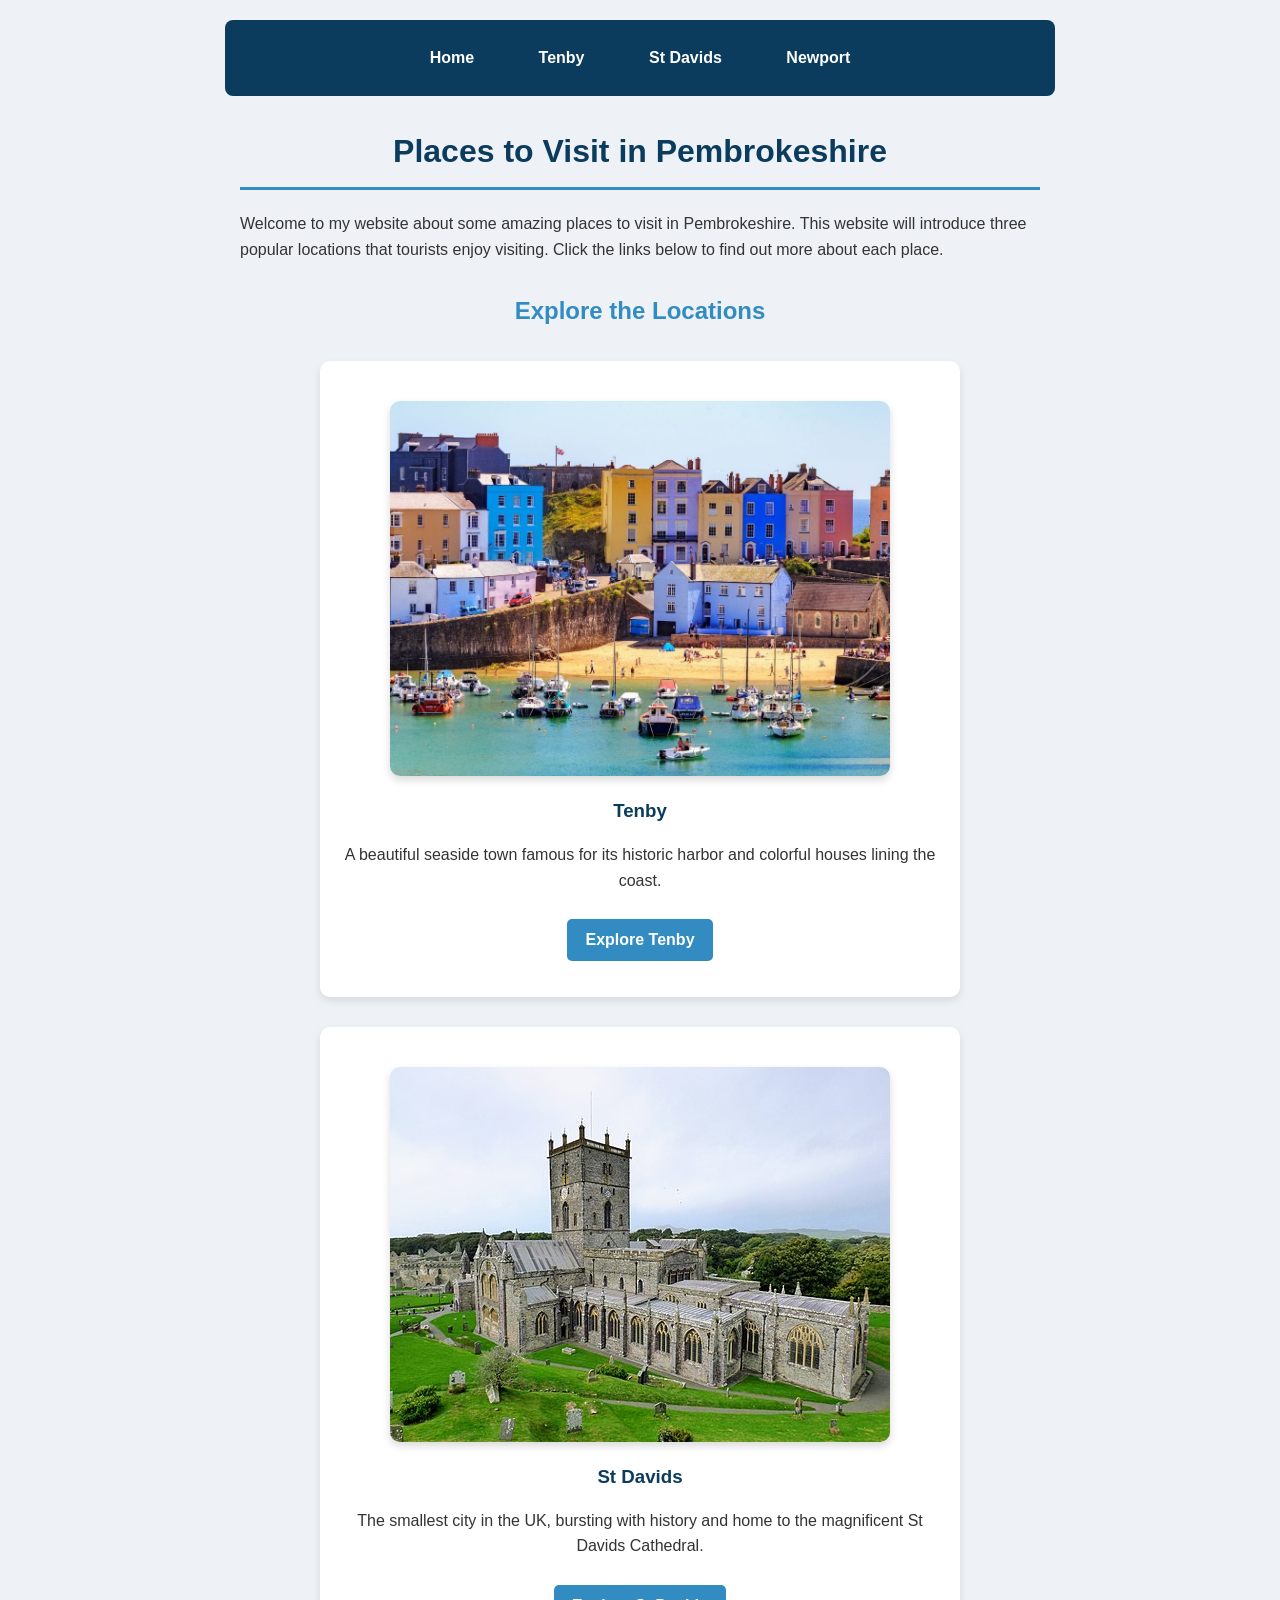
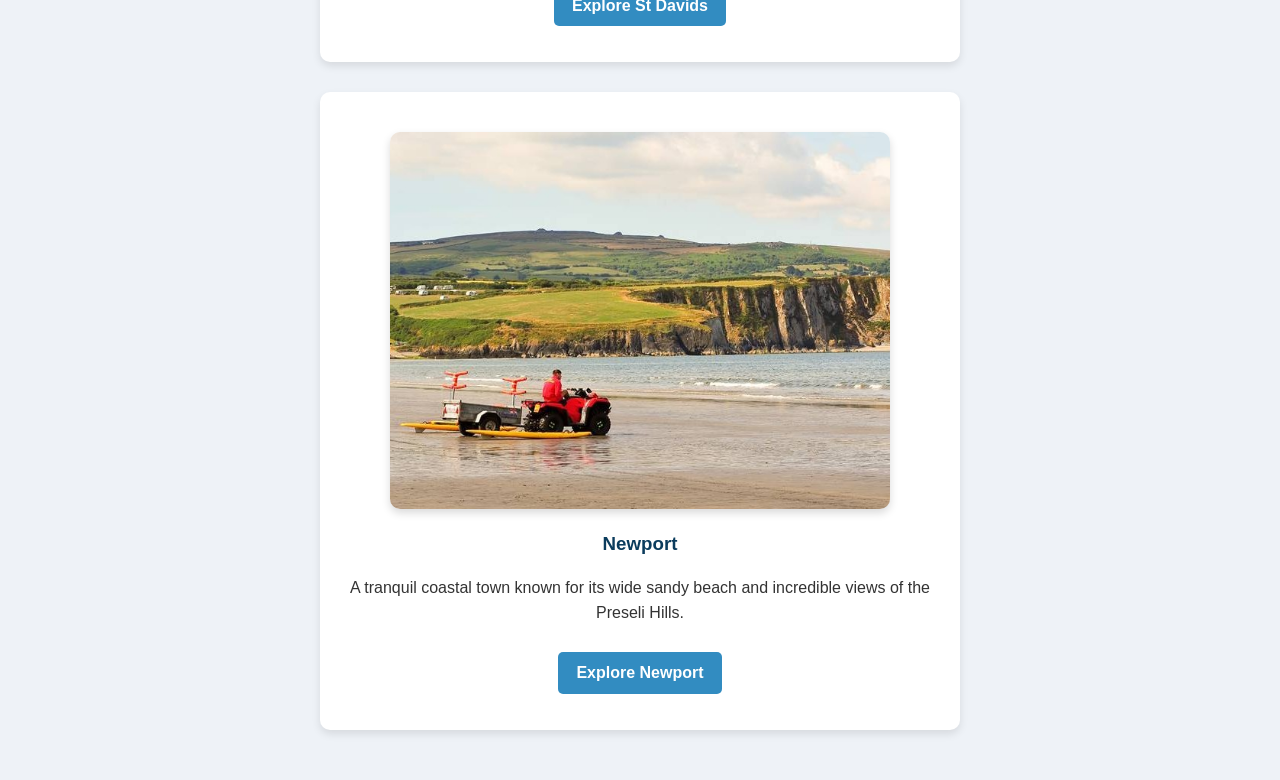
<file: Places_to_visit_example_site/index.html>
<!DOCTYPE html>
<html>

<head>
    <title>Places to Visit in Pembrokeshire</title>
    <link rel="stylesheet" href="styles.css">
</head>

<body>

    <nav>
        <ul>
            <li><a href="index.html">Home</a></li>
            <li><a href="page1.html">Tenby</a></li>
            <li><a href="page2.html">St Davids</a></li>
            <li><a href="page3.html">Newport</a></li>
        </ul>
    </nav>

    <h1 class="centre-text">Places to Visit in Pembrokeshire</h1>

    <p>
        Welcome to my website about some amazing places to visit in Pembrokeshire.
        This website will introduce three popular locations that tourists enjoy visiting.
        Click the links below to find out more about each place.
    </p>

    <h2 class="centre-text" >Explore the Locations</h2>

    <!-- Location 1: Tenby -->
    <figure class="location-card">
        <img src="tenby.jpg" alt="Tenby harbour with colorful houses">
        <figcaption>
            <h3>Tenby</h3>
            <p>A beautiful seaside town famous for its historic harbor and colorful houses lining the coast.</p>
            <p><a class="explore-button" href="page1.html">Explore Tenby</a></p>
        </figcaption>
    </figure>

    <!-- Location 2: St Davids -->
    <figure class="location-card">
        <img src="stdavids.jpg" alt="St Davids Cathedral">
        <figcaption>
            <h3>St Davids</h3>
            <p>The smallest city in the UK, bursting with history and home to the magnificent St Davids Cathedral.</p>
            <p><a class="explore-button" href="page2.html">Explore St Davids</a></p>
        </figcaption>
    </figure>

    <!-- Location 3: Newport -->
    <figure class="location-card">
        <img src="newport.jpg" alt="Newport beach and coast path">
        <figcaption>
            <h3>Newport</h3>
            <p>A tranquil coastal town known for its wide sandy beach and incredible views of the Preseli Hills.</p>
            <p><a class="explore-button" href="page3.html">Explore Newport</a></p>
        </figcaption>
    </figure>

    
</body>

</html>
</file>
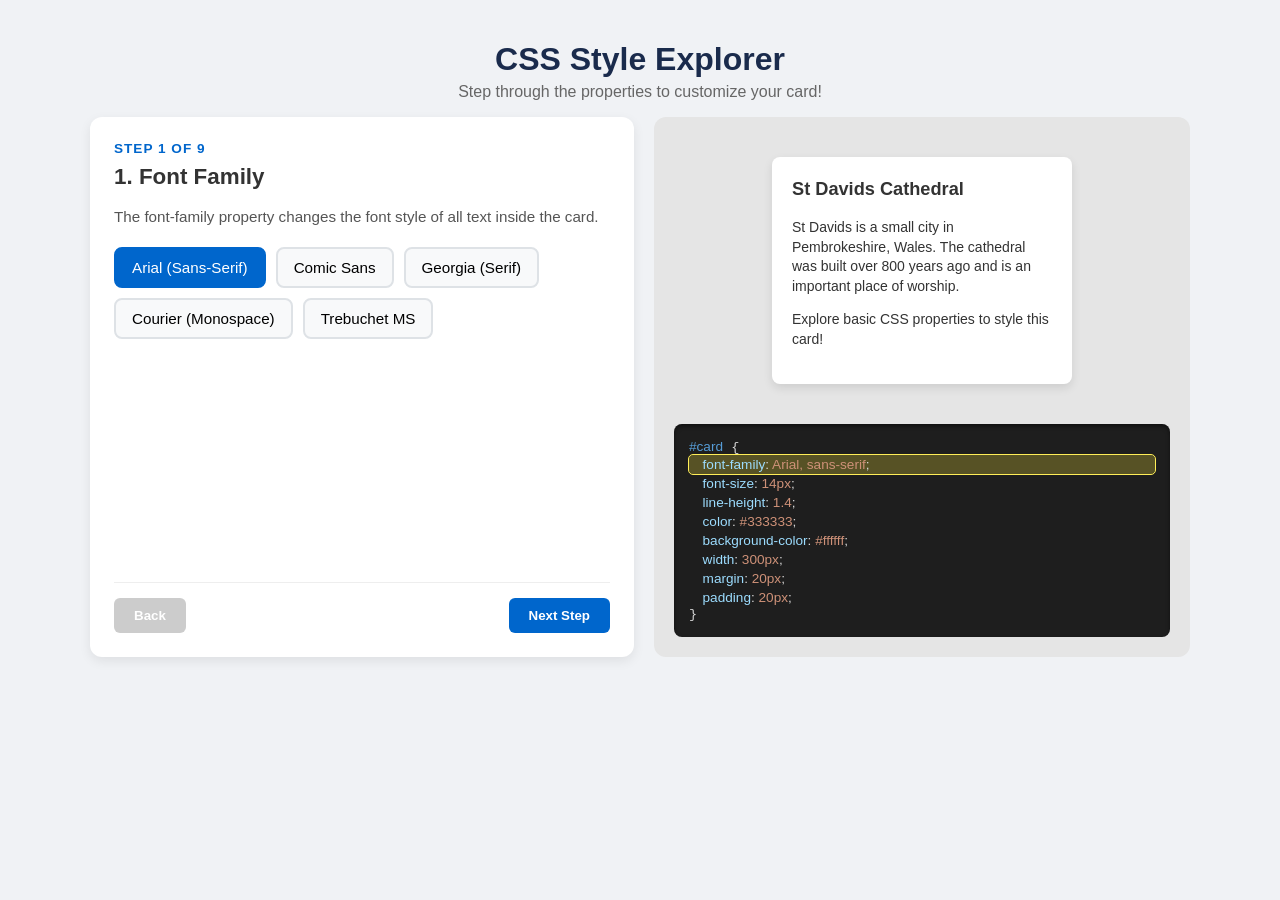
<file: CSS-guide/CSS-guide.html>
<!DOCTYPE html>
<html lang="en">
<head>
  <meta charset="UTF-8">
  <meta name="viewport" content="width=device-width, initial-scale=1.0">
  <title>CSS Property Interactive Playground</title>
  <style>
    * {
      box-sizing: border-box;
      font-family: 'Segoe UI', Tahoma, Geneva, Verdana, sans-serif;
    }

    body {
      margin: 0;
      padding: 20px;
      background-color: #f0f2f5;
      color: #333;
      display: flex;
      flex-direction: column;
      align-items: center;
      min-height: 100vh;
    }

    h1 {
      margin-bottom: 5px;
      color: #1a2b4c;
    }

    p.subtitle {
      margin-top: 0;
      color: #666;
    }

    .app-container {
      display: flex;
      flex-direction: column;
      width: 100%;
      max-width: 1100px;
      gap: 20px;
    }

    @media (min-width: 768px) {
      .app-container {
        flex-direction: row;
      }
    }

    /* Control Panel */
    .control-panel {
      flex: 1;
      background: white;
      padding: 24px;
      border-radius: 12px;
      box-shadow: 0 4px 12px rgba(0,0,0,0.08);
      display: flex;
      flex-direction: column;
      justify-content: space-between;
    }

    .step-indicator {
      font-size: 0.85rem;
      font-weight: bold;
      color: #0066cc;
      text-transform: uppercase;
      letter-spacing: 1px;
      margin-bottom: 8px;
    }

    .step-title {
      font-size: 1.4rem;
      margin: 0 0 10px 0;
    }

    .step-description {
      color: #555;
      font-size: 0.95rem;
      line-height: 1.4;
      margin-bottom: 20px;
    }

    .options-grid {
      display: flex;
      flex-wrap: wrap;
      gap: 10px;
      margin-bottom: 20px;
    }

    .option-btn {
      background-color: #f8f9fa;
      border: 2px solid #dee2e6;
      border-radius: 8px;
      padding: 10px 16px;
      font-size: 0.95rem;
      cursor: pointer;
      transition: all 0.2s ease;
    }

    .option-btn:hover {
      border-color: #0066cc;
      background-color: #eef6ff;
    }

    .option-btn.selected {
      border-color: #0066cc;
      background-color: #0066cc;
      color: white;
    }

    /* Free Rein / Suggestions Panel */
    .suggestions-container {
      max-height: 350px;
      overflow-y: auto;
      padding-right: 5px;
    }

    .suggestion-item {
      background-color: #f8f9fa;
      border: 1px solid #e0e0e0;
      border-radius: 8px;
      padding: 10px;
      margin-bottom: 10px;
    }

    .suggestion-item strong {
      display: block;
      color: #0066cc;
      font-family: monospace;
      font-size: 0.95rem;
      margin-bottom: 6px;
    }

    .tag-list {
      display: flex;
      flex-wrap: wrap;
      gap: 6px;
    }

    .tag {
      background-color: #e9ecef;
      border-radius: 4px;
      padding: 3px 8px;
      font-family: monospace;
      font-size: 0.8rem;
      color: #333;
      cursor: pointer;
    }

    .tag:hover {
      background-color: #0066cc;
      color: white;
    }

    .navigation {
      display: flex;
      justify-content: space-between;
      margin-top: 20px;
      padding-top: 15px;
      border-top: 1px solid #eee;
    }

    .nav-btn {
      background-color: #0066cc;
      color: white;
      border: none;
      padding: 10px 20px;
      border-radius: 6px;
      font-weight: bold;
      cursor: pointer;
    }

    .nav-btn:disabled {
      background-color: #ccc;
      cursor: not-allowed;
    }

    /* Card Preview Side */
    .preview-area {
      flex: 1;
      background: #e5e5e5;
      border-radius: 12px;
      padding: 20px;
      display: flex;
      flex-direction: column;
      align-items: center;
      justify-content: center;
      min-height: 400px;
    }

    /* Target Card styling */
    #target-card {
      font-family: Arial, sans-serif;
      font-size: 14px;
      line-height: 1.4;
      color: #333333;
      background-color: #ffffff;
      width: 300px;
      margin: 20px;
      padding: 20px;
      border-radius: 8px;
      box-shadow: 0 4px 10px rgba(0,0,0,0.1);
      transition: all 0.2s ease;
    }

    #target-card, #target-card h2, #target-card p {
      font-family: inherit;
    }

    #target-card h2 {
      margin-top: 0;
      font-size: 1.3em;
    }

    /* CSS Display & Line Highlighting */
    .css-display {
      width: 100%;
      background-color: #1e1e1e;
      color: #d4d4d4;
      padding: 15px;
      border-radius: 8px;
      font-family: 'Consolas', 'Courier New', monospace;
      font-size: 0.85rem;
      margin-top: 20px;
      box-shadow: inset 0 2px 4px rgba(0,0,0,0.5);
    }

    .css-line {
      display: block;
      padding: 2px 6px;
      border-radius: 4px;
      transition: background-color 0.3s ease, border 0.3s ease;
    }

    /* Highlight class triggered on option selection */
    .css-line.highlight {
      background-color: rgba(255, 235, 59, 0.25);
      outline: 1px solid #ffee58;
    }

    .css-keyword { color: #569cd6; }
    .css-prop { color: #9cdcfe; }
    .css-val { color: #ce9178; }

    /* Interactive CSS Editor for Step 9 */
    #css-editor {
      width: 100%;
      height: 220px;
      background-color: #1e1e1e;
      color: #ce9178;
      padding: 12px;
      border-radius: 8px;
      font-family: 'Consolas', 'Courier New', monospace;
      font-size: 0.9rem;
      border: 2px solid #0066cc;
      resize: vertical;
      outline: none;
      box-shadow: inset 0 2px 4px rgba(0,0,0,0.5);
    }
  </style>
</head>
<body>

  <h1>CSS Style Explorer</h1>
  <p class="subtitle">Step through the properties to customize your card!</p>

  <div class="app-container">
    <div class="control-panel">
      <div>
        <div class="step-indicator" id="step-indicator">Step 1 of 9</div>
        <h2 class="step-title" id="step-title">Font Family</h2>
        <p class="step-description" id="step-desc">
          The <code>font-family</code> property sets the typeface of the text.
        </p>

        <div class="options-grid" id="options-container"></div>
        <div class="suggestions-container" id="suggestions-container" style="display: none;"></div>
      </div>

      <div class="navigation">
        <button class="nav-btn" id="prev-btn">Back</button>
        <button class="nav-btn" id="next-btn">Next Step</button>
      </div>
    </div>

    <div class="preview-area">
      <div id="target-card">
        <h2>St Davids Cathedral</h2>
        <p>St Davids is a small city in Pembrokeshire, Wales. The cathedral was built over 800 years ago and is an important place of worship.</p>
        <p>Explore basic CSS properties to style this card!</p>
      </div>

      <!-- Code Display Block for Steps 1 - 8 -->
      <div class="css-display" id="css-display-block">
        <span class="css-keyword">#card</span> {<br>
        <span class="css-line" id="line-font-family">&nbsp;&nbsp;<span class="css-prop">font-family</span>: <span class="css-val" id="code-font-family">Arial, sans-serif</span>;</span>
        <span class="css-line" id="line-font-size">&nbsp;&nbsp;<span class="css-prop">font-size</span>: <span class="css-val" id="code-font-size">14px</span>;</span>
        <span class="css-line" id="line-line-height">&nbsp;&nbsp;<span class="css-prop">line-height</span>: <span class="css-val" id="code-line-height">1.4</span>;</span>
        <span class="css-line" id="line-color">&nbsp;&nbsp;<span class="css-prop">color</span>: <span class="css-val" id="code-color">#333333</span>;</span>
        <span class="css-line" id="line-background-color">&nbsp;&nbsp;<span class="css-prop">background-color</span>: <span class="css-val" id="code-background-color">#ffffff</span>;</span>
        <span class="css-line" id="line-width">&nbsp;&nbsp;<span class="css-prop">width</span>: <span class="css-val" id="code-width">300px</span>;</span>
        <span class="css-line" id="line-margin">&nbsp;&nbsp;<span class="css-prop">margin</span>: <span class="css-val" id="code-margin">20px</span>;</span>
        <span class="css-line" id="line-padding">&nbsp;&nbsp;<span class="css-prop">padding</span>: <span class="css-val" id="code-padding">20px</span>;</span>
        }
      </div>

      <!-- Live Editable Code Box for Step 9 -->
      <textarea id="css-editor" style="display: none;" spellcheck="false"></textarea>
    </div>
  </div>

  <script>
    const steps = [
      {
        prop: 'font-family',
        title: '1. Font Family',
        desc: 'The font-family property changes the font style of all text inside the card.',
        options: [
          { label: 'Arial (Sans-Serif)', val: 'Arial, sans-serif' },
          { label: 'Comic Sans', val: '"Comic Sans MS", cursive' },
          { label: 'Georgia (Serif)', val: 'Georgia, serif' },
          { label: 'Courier (Monospace)', val: '"Courier New", monospace' },
          { label: 'Trebuchet MS', val: '"Trebuchet MS", sans-serif' }
        ]
      },
      {
        prop: 'font-size',
        title: '2. Font Size',
        desc: 'The font-size property changes how big or small the text appears.',
        options: [
          { label: 'Small (12px)', val: '12px' },
          { label: 'Normal (14px)', val: '14px' },
          { label: 'Large (18px)', val: '18px' },
          { label: 'Extra Large (20px)', val: '20px' }
        ]
      },
      {
        prop: 'line-height',
        title: '3. Line Height',
        desc: 'The line-height property controls the vertical spacing between lines of text.',
        options: [
          { label: 'Tight (1.0)', val: '1.0' },
          { label: 'Normal (1.4)', val: '1.4' },
          { label: 'Spacious (1.8)', val: '1.8' },
          { label: 'Double (2.2)', val: '2.2' }
        ]
      },
      {
        prop: 'color',
        title: '4. Text Color',
        desc: 'The color property sets the color of the text inside the element.',
        options: [
          { label: 'Dark Gray', val: '#333333' },
          { label: 'Dark Blue', val: '#003366' },
          { label: 'Dark Green', val: '#004d26' },
          { label: 'Purple', val: '#4b0082' }
        ]
      },
      {
        prop: 'background-color',
        title: '5. Background Color',
        desc: 'The background-color property changes the color behind the content.',
        options: [
          { label: 'White', val: '#ffffff' },
          { label: 'Pink', val: 'pink' },
          { label: 'Light Mint', val: '#d1ede4' },
          { label: 'Whitesmoke', val: 'whitesmoke' },
          { label: 'Dark Gray', val: '#222222' }
        ]
      },
      {
        prop: 'width',
        title: '6. Width',
        desc: 'The width property sets how wide the element card is.',
        options: [
          { label: 'Narrow (220px)', val: '220px' },
          { label: 'Medium (300px)', val: '300px' },
          { label: 'Wide (400px)', val: '400px' }
        ]
      },
      {
        prop: 'margin',
        title: '7. Margin',
        desc: 'Margin creates space OUTSIDE around the border of the card.',
        options: [
          { label: 'None (0px)', val: '0px' },
          { label: 'Small (10px)', val: '10px' },
          { label: 'Medium (30px)', val: '30px' },
          { label: 'Large (50px)', val: '50px' }
        ]
      },
      {
        prop: 'padding',
        title: '8. Padding',
        desc: 'Padding creates space INSIDE between the text and the border of the card.',
        options: [
          { label: 'Tight (5px)', val: '5px' },
          { label: 'Normal (15px)', val: '15px' },
          { label: 'Roomy (30px)', val: '30px' },
          { label: 'Very Roomy (45px)', val: '45px' }
        ]
      },
      {
        prop: 'free',
        title: '9. Direct CSS Editor',
        desc: 'Type your CSS property values directly into the code box on the right! Use the cheatsheet below for ideas.',
        options: []
      }
    ];

    let currentStepIndex = 0;
    const currentStyles = {
      'font-family': 'Arial, sans-serif',
      'font-size': '14px',
      'line-height': '1.4',
      'color': '#333333',
      'background-color': '#ffffff',
      'width': '300px',
      'margin': '20px',
      'padding': '20px'
    };

    const targetCard = document.getElementById('target-card');
    const optionsContainer = document.getElementById('options-container');
    const suggestionsContainer = document.getElementById('suggestions-container');
    const cssDisplayBlock = document.getElementById('css-display-block');
    const cssEditor = document.getElementById('css-editor');

    function applyStyle(property, value, triggerHighlight = true) {
      currentStyles[property] = value;
      
      // Auto-adjust text color for readability if background is set to dark gray
      if (property === 'background-color' && value === '#222222') {
        if (currentStyles['color'] === '#333333') {
          applyStyle('color', '#ffffff', false);
        }
      }

      targetCard.style[property] = value;

      // Update text in static code view
      const codeElement = document.getElementById(`code-${property}`);
      if (codeElement) {
        codeElement.innerText = value;
      }

      // Highlight the modified line
      if (triggerHighlight) {
        highlightLine(property);
      }
    }

    function highlightLine(property) {
      // Clear previous highlights
      document.querySelectorAll('.css-line').forEach(line => line.classList.remove('highlight'));
      
      const activeLine = document.getElementById(`line-${property}`);
      if (activeLine) {
        activeLine.classList.add('highlight');
      }
    }

    function renderOptions(step) {
      optionsContainer.innerHTML = '';
      step.options.forEach(opt => {
        const btn = document.createElement('button');
        btn.className = 'option-btn';
        if (currentStyles[step.prop] === opt.val) {
          btn.classList.add('selected');
        }
        btn.innerText = opt.label;
        btn.onclick = () => {
          applyStyle(step.prop, opt.val, true);
          renderOptions(step);
        };
        optionsContainer.appendChild(btn);
      });
    }

    function renderSuggestions() {
      suggestionsContainer.innerHTML = '';
      
      steps.slice(0, -1).forEach(step => {
        const item = document.createElement('div');
        item.className = 'suggestion-item';

        const title = document.createElement('strong');
        title.innerText = `${step.prop}:`;
        item.appendChild(title);

        const tagList = document.createElement('div');
        tagList.className = 'tag-list';

        step.options.forEach(opt => {
          const tag = document.createElement('span');
          tag.className = 'tag';
          tag.innerText = opt.val;
          // Clicking a cheatsheet tag inserts that property into the textarea
          tag.onclick = () => {
            currentStyles[step.prop] = opt.val;
            syncStylesToTextarea();
            applyEditorCSS();
          };
          tagList.appendChild(tag);
        });

        item.appendChild(tagList);
        suggestionsContainer.appendChild(item);
      });
    }

    function syncStylesToTextarea() {
      let cssString = '#card {\n';
      for (const [prop, val] of Object.entries(currentStyles)) {
        cssString += `  ${prop}: ${val};\n`;
      }
      cssString += '}';
      cssEditor.value = cssString;
    }

    function applyEditorCSS() {
      const text = cssEditor.value;
      // Parse CSS key-value pairs using regular expressions
      const matches = text.matchAll(/([a-z-]+)\s*:\s*([^;]+);/g);
      
      for (const match of matches) {
        const prop = match[1].trim();
        const val = match[2].trim();
        if (prop in currentStyles) {
          currentStyles[prop] = val;
          targetCard.style[prop] = val;
        }
      }
    }

    function renderStep() {
      const step = steps[currentStepIndex];
      
      document.getElementById('step-indicator').innerText = `Step ${currentStepIndex + 1} of ${steps.length}`;
      document.getElementById('step-title').innerText = step.title;
      document.getElementById('step-desc').innerText = step.desc;

      document.getElementById('prev-btn').disabled = (currentStepIndex === 0);
      document.getElementById('next-btn').disabled = (currentStepIndex === steps.length - 1);
      document.getElementById('next-btn').innerText = (currentStepIndex === steps.length - 1) ? 'Finished' : 'Next Step';

      if (step.prop === 'free') {
        optionsContainer.style.display = 'none';
        suggestionsContainer.style.display = 'block';
        cssDisplayBlock.style.display = 'none';
        cssEditor.style.display = 'block';

        renderSuggestions();
        syncStylesToTextarea();
      } else {
        optionsContainer.style.display = 'flex';
        suggestionsContainer.style.display = 'none';
        cssDisplayBlock.style.display = 'block';
        cssEditor.style.display = 'none';

        renderOptions(step);
        highlightLine(step.prop);
      }
    }

    function changeStep(delta) {
      const newIndex = currentStepIndex + delta;
      if (newIndex >= 0 && newIndex < steps.length) {
        currentStepIndex = newIndex;
        renderStep();
      }
    }

    // Attach text area input listener for real-time typing response
    cssEditor.addEventListener('input', applyEditorCSS);

    // Attach navigation button listeners
    document.getElementById('prev-btn').onclick = () => changeStep(-1);
    document.getElementById('next-btn').onclick = () => changeStep(1);

    // Initial run
    renderStep();
  </script>

</body>
</html>
</file>
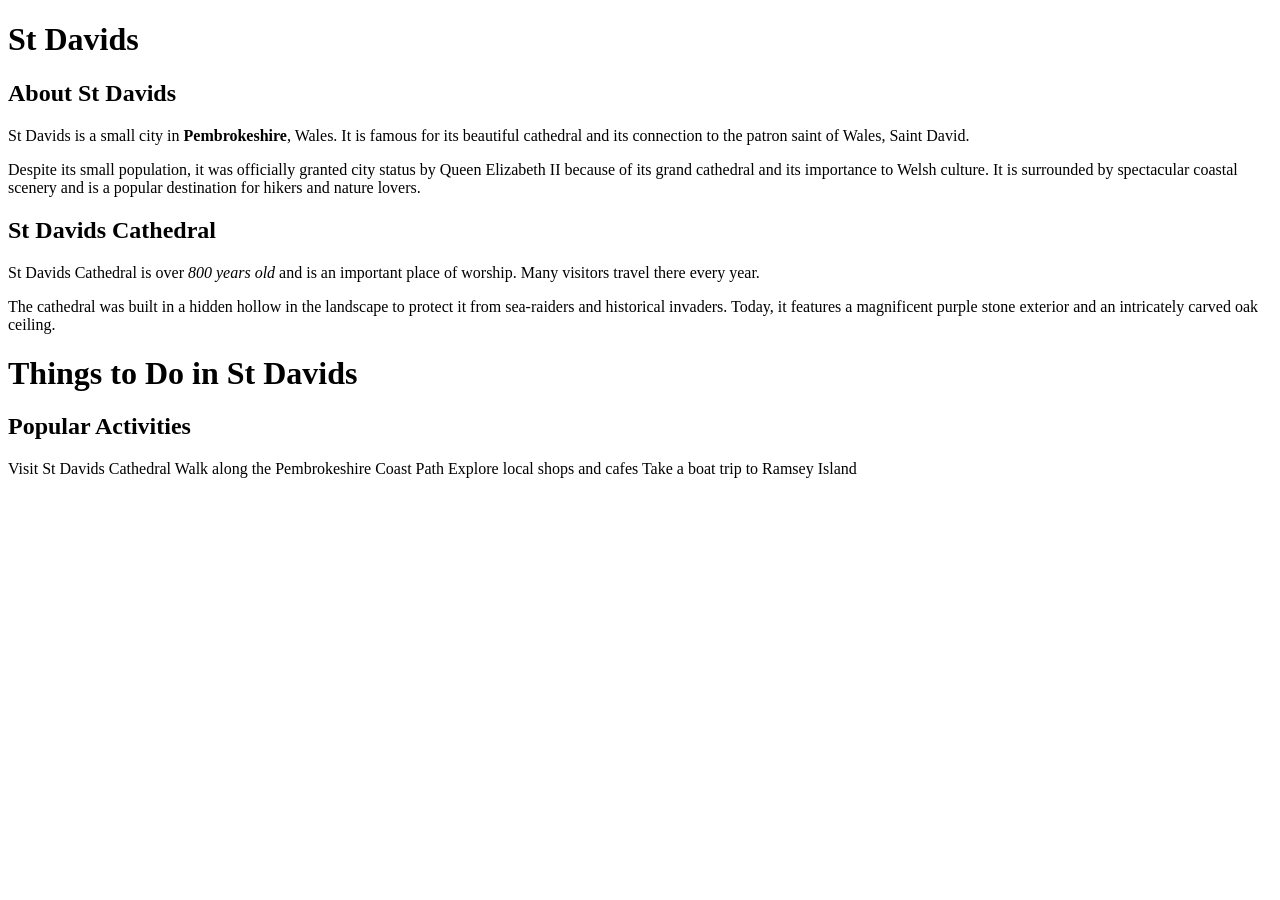
<file: Lesson-2-introduction/st-davids-L2.html>
<!DOCTYPE html>
<html lang="en">
    <head>
        <meta charset="UTF-8">
        <meta name="viewport" content="width=device-width, initial-scale=1.0">
        <title>St Davids</title>
    </head>

    <body>

    <h1>St Davids</h1>
    
    <h2>About St Davids</h2>
    
    <p>St Davids is a small city in <strong>Pembrokeshire</strong>, Wales. It is famous for its beautiful cathedral and its connection to the patron saint of Wales, Saint David.</p>
    
    <p>Despite its small population, it was officially granted city status by Queen Elizabeth II because of its grand cathedral and its importance to Welsh culture. It is surrounded by spectacular coastal scenery and is a popular destination for hikers and nature lovers.</p>

    <h2>St Davids Cathedral</h2>
    
    <p>St Davids Cathedral is over <em>800 years old</em> and is an important place of worship. Many visitors travel there every year.</p>
    
    <p>The cathedral was built in a hidden hollow in the landscape to protect it from sea-raiders and historical invaders. Today, it features a magnificent purple stone exterior and an intricately carved oak ceiling.</p>

    <h1>Things to Do in St Davids</h1>

    <h2>Popular Activities</h2>
    
    
        Visit St Davids Cathedral
        Walk along the Pembrokeshire Coast Path
        Explore local shops and cafes
        Take a boat trip to Ramsey Island
    

    </body>
</html>
</file>
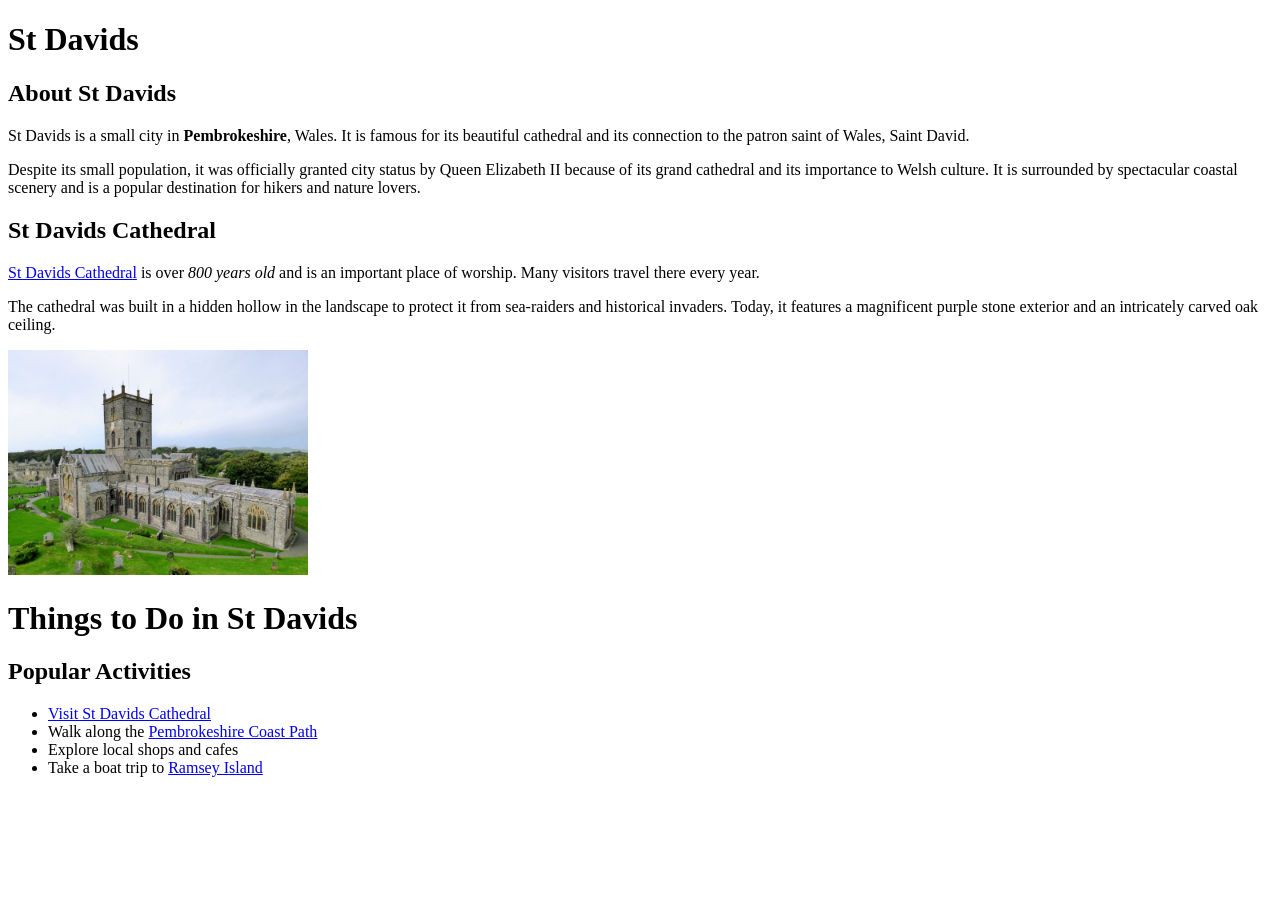
<file: Lesson-2-introduction/st-davids-L3.html>
<!DOCTYPE html>
<html lang="en">
    <head>
        <meta charset="UTF-8">
        <meta name="viewport" content="width=device-width, initial-scale=1.0">
        <title>St Davids</title>
    </head>

    <body>

    <h1>St Davids</h1>
    
    <h2>About St Davids</h2>
    
    <p>St Davids is a small city in <strong>Pembrokeshire</strong>, Wales. It is famous for its beautiful cathedral and its connection to the patron saint of Wales, Saint David.</p>
    
    <p>Despite its small population, it was officially granted city status by Queen Elizabeth II because of its grand cathedral and its importance to Welsh culture. It is surrounded by spectacular coastal scenery and is a popular destination for hikers and nature lovers.</p>

    <h2>St Davids Cathedral</h2>
    
    <p><a href = "https:\\www.stdavidscathedral.org.uk">St Davids Cathedral</a> is over <em>800 years old</em> and is an important place of worship. Many visitors travel there every year.</p>
    
    <p>The cathedral was built in a hidden hollow in the landscape to protect it from sea-raiders and historical invaders. Today, it features a magnificent purple stone exterior and an intricately carved oak ceiling.</p>

	<img src="St_Davids_Cathedral.jpg" alt="View of St Davids Cathedral" width="300px">
	
    <h1>Things to Do in St Davids</h1>

    <h2>Popular Activities</h2>
    
    <ul>
        <li><a href = "https:\\www.stdavidscathedral.org.uk">Visit St Davids Cathedral</a></li>
        <li>Walk along the <a href="https:\\www.pembrokeshirecoast.wales/coast-path/">Pembrokeshire Coast Path</a></li>
        <li>Explore local shops and cafes</li>
        <li>Take a boat trip to <a href="https:\\www.rspb.org.uk/days-out/reserves/ramsey-island">Ramsey Island</a></li>
    </ul>

    </body>
</html>
</file>
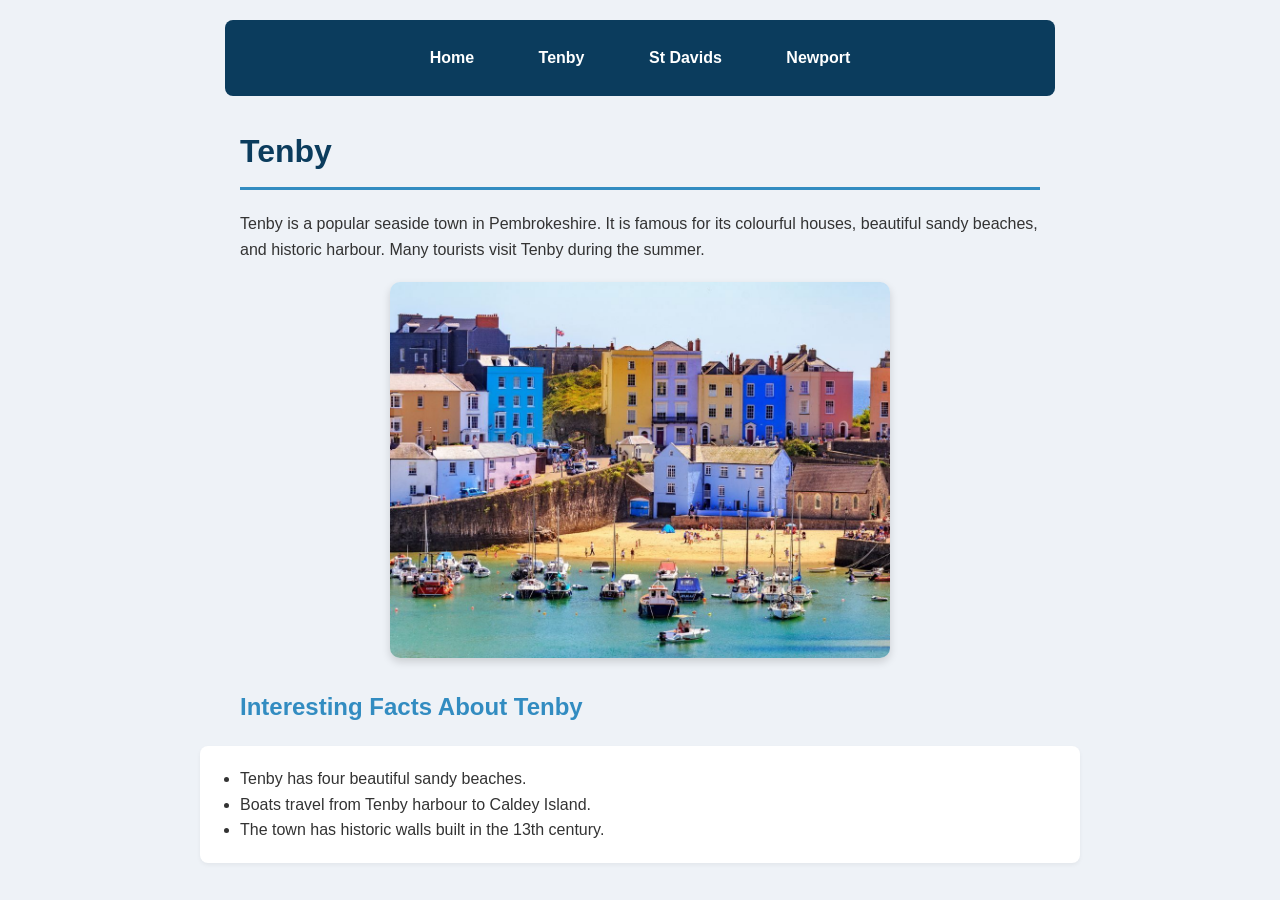
<file: Places_to_visit_example_site/page1.html>
<!DOCTYPE html>
<html>

<head>
<title>Tenby</title>
<link rel="stylesheet" href="styles.css">

</head>

<body>

<nav>
<ul>
<li><a href="index.html">Home</a></li>
<li><a href="page1.html">Tenby</a></li>
<li><a href="page2.html">St Davids</a></li>
<li><a href="page3.html">Newport</a></li>
</ul>
</nav>

<h1>Tenby</h1>

<p>
Tenby is a popular seaside town in Pembrokeshire. It is famous for its
colourful houses, beautiful sandy beaches, and historic harbour.
Many tourists visit Tenby during the summer.
</p>

<img src="tenby.jpg" alt="Tenby harbour">

<h2>Interesting Facts About Tenby</h2>

<ul>
<li>Tenby has four beautiful sandy beaches.</li>
<li>Boats travel from Tenby harbour to Caldey Island.</li>
<li>The town has historic walls built in the 13th century.</li>
</ul>

</body>

</html>
</file>
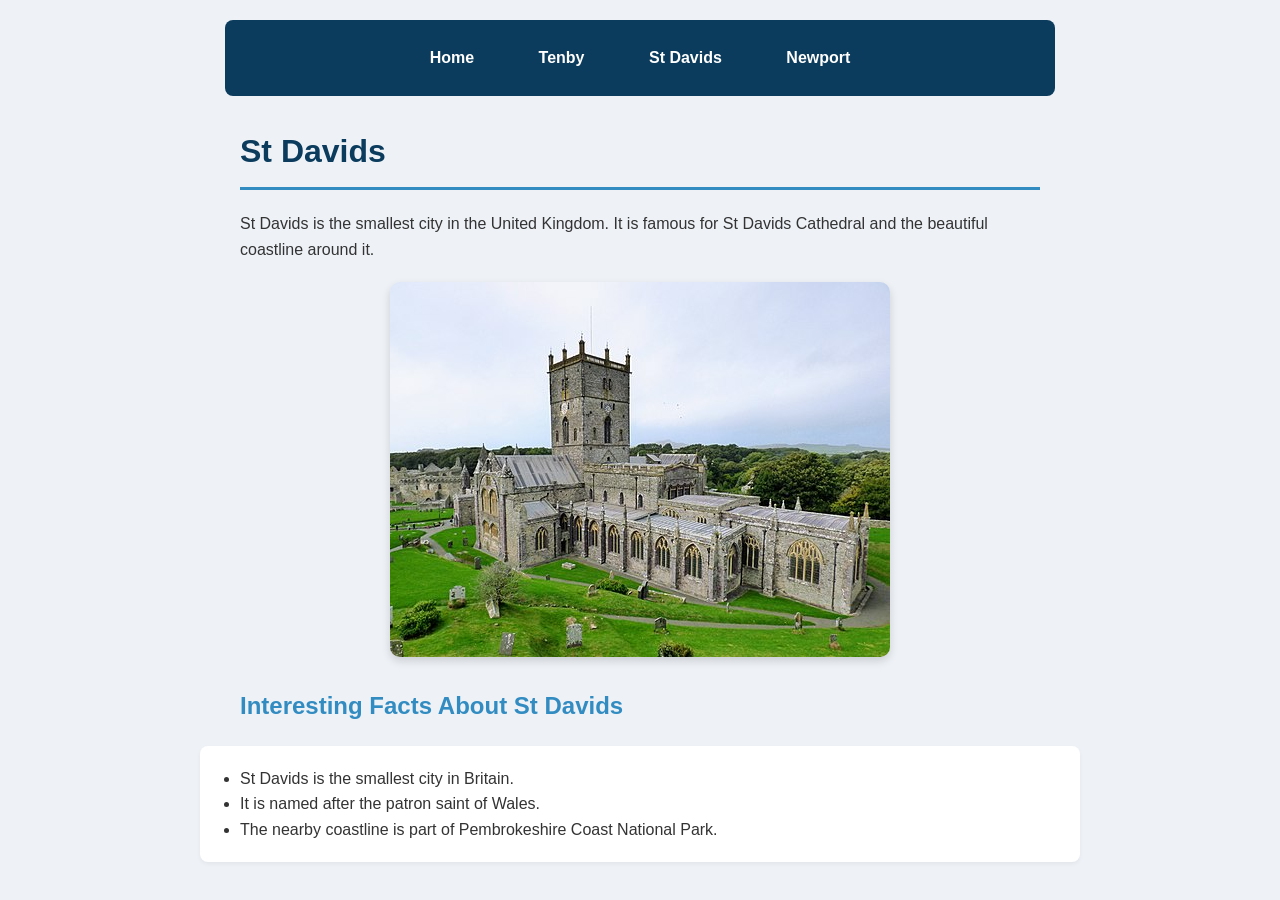
<file: Places_to_visit_example_site/page2.html>
<!DOCTYPE html>
<html>

<head>
<title>St Davids</title>

<link rel="stylesheet" href="styles.css">
</head>

<body>

<nav>
<ul>
<li><a href="index.html">Home</a></li>
<li><a href="page1.html">Tenby</a></li>
<li><a href="page2.html">St Davids</a></li>
<li><a href="page3.html">Newport</a></li>
</ul>
</nav>

<h1>St Davids</h1>

<p>
St Davids is the smallest city in the United Kingdom.
It is famous for St Davids Cathedral and the beautiful
coastline around it.
</p>

<img src="stdavids.jpg" alt="St Davids Cathedral">

<h2>Interesting Facts About St Davids</h2>

<ul>
<li>St Davids is the smallest city in Britain.</li>
<li>It is named after the patron saint of Wales.</li>
<li>The nearby coastline is part of Pembrokeshire Coast National Park.</li>
</ul>

</body>

</html>
</file>
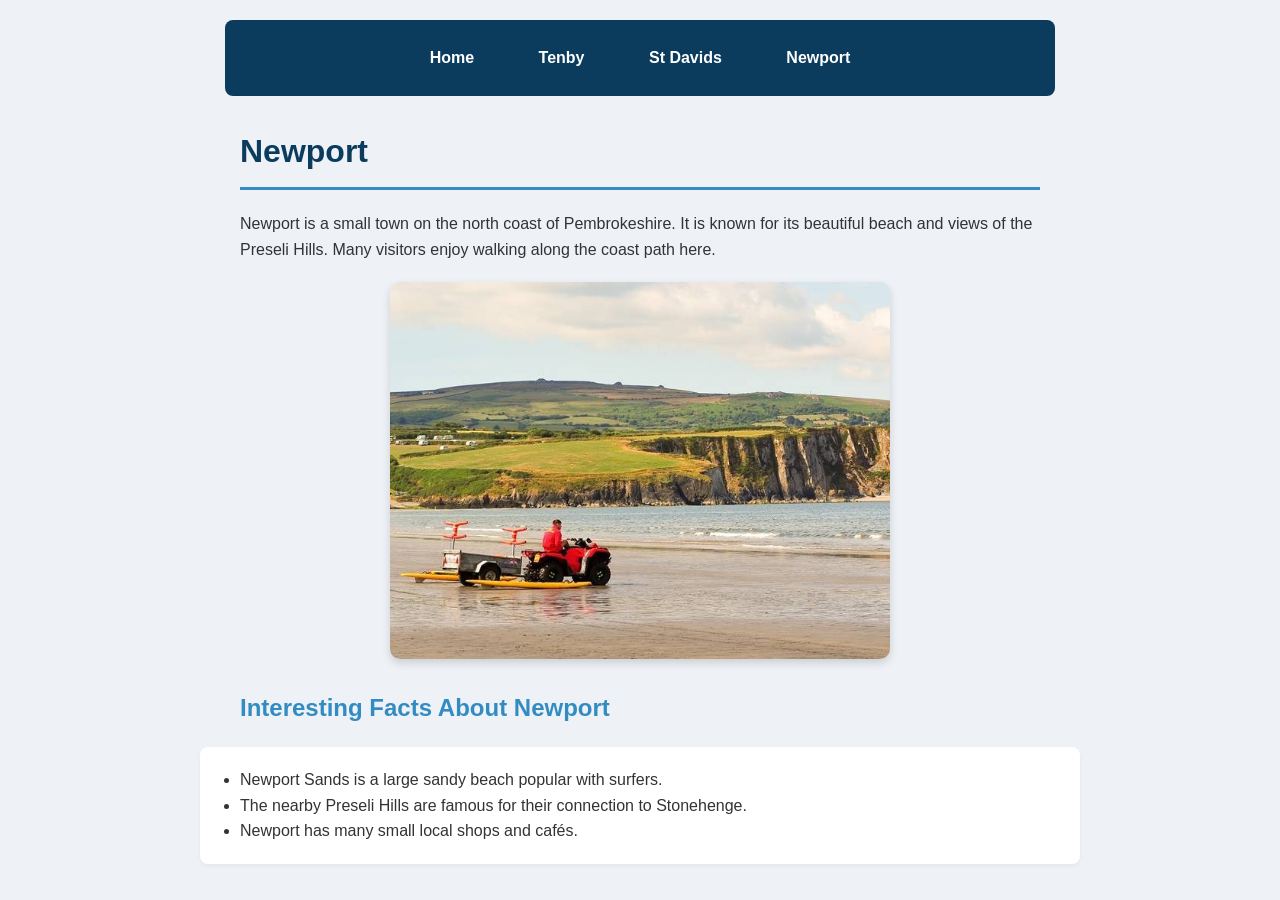
<file: Places_to_visit_example_site/page3.html>
<!DOCTYPE html>
<html>

<head>
<title>Newport</title>

<link rel="stylesheet" href="styles.css">
</head>

<body>

<nav>
<ul>
<li><a href="index.html">Home</a></li>
<li><a href="page1.html">Tenby</a></li>
<li><a href="page2.html">St Davids</a></li>
<li><a href="page3.html">Newport</a></li>
</ul>
</nav>

<h1>Newport</h1>

<p>
Newport is a small town on the north coast of Pembrokeshire.
It is known for its beautiful beach and views of the Preseli Hills.
Many visitors enjoy walking along the coast path here.
</p>

<img src="newport.jpg" alt="Newport beach">

<h2>Interesting Facts About Newport</h2>

<ul>
<li>Newport Sands is a large sandy beach popular with surfers.</li>
<li>The nearby Preseli Hills are famous for their connection to Stonehenge.</li>
<li>Newport has many small local shops and cafés.</li>
</ul>

</body>

</html>
</file>
<file: Places_to_visit_example_site/styles.css>
/* ==========================================
   1. GLOBAL STYLES (The Overall Look)
   ========================================== */
body {
    font-family: 'Segoe UI', Tahoma, Geneva, Verdana, sans-serif;
    background-color: #eef2f7; /* Light, clean grey-blue background */
    color: #333333;            /* Dark grey text for easy reading */
    margin: 0;
    padding: 20px;             /* Adds a nice frame around the content */
    line-height: 1.6;
}

/* Centers the content and limits how wide it gets on big screens */
h1, h2, p, ul, img {
    max-width: 800px;
    margin-left: auto;
    margin-right: auto;
}

h1 {
    color: #0b3c5d;            /* Deep ocean blue */
    border-bottom: 3px solid #328cc1; /* Cool underline effect */
    padding-bottom: 10px;
    margin-top: 30px;
}

h2 {
    color: #328cc1;            /* Lighter coastal blue */
    margin-top: 30px;
}

/* ==========================================
   2. NAVIGATION BAR (Solid Dark Blue)
   ========================================== */
nav {
    background-color: #0b3c5d; /* Dark blue background for the entire nav bar */
    padding: 15px;
    border-radius: 8px;        /* Smooth, rounded corners */
    max-width: 800px;
    margin: 0 auto 20px auto;  /* Centers nav and pushes content down */
    text-align: center;        /* Centers the buttons inside the nav bar */
}

nav ul {
    list-style-type: none;     /* Removes the bullet points */
    padding: 0;
    margin: 0;
    background: none;          /* Keeps it transparent so the dark blue shows */
    box-shadow: none;          /* Removes any accidental shadows */
}

nav li {
    display: inline-block;     /* Sits the list items side-by-side naturally */
    margin: 0 10px;            /* Adds space to the left and right of each button */
}

nav a {
    display: inline-block;
    color: #ffffff;            /* Force text to stay white */
    text-decoration: none;     /* Removes standard underline */
    padding: 10px 20px;        /* Gives the text breathing room like a button */
    font-weight: bold;
    transition: 0.3s;          /* Smooth animation when hovering */
}

/* Hover effect: The text turns gold and gets an underline */
nav a:hover {
    color: #d9b310;            /* Vibrant gold color on hover */
    text-decoration: underline; 
}

/* ==========================================
   3. IMAGES & CONTENT LISTS
   ========================================== */
img {
    display: block;
    width: 100%;               /* Responsive: shrinks to fit smaller screens */
    max-width: 500px;          /* Stops the image from getting too massive */
    height: auto;
    border-radius: 10px;       /* Rounded corners on the pictures */
    box-shadow: 0 4px 8px rgba(0, 0, 0, 0.15); /* Adds a subtle drop shadow */
    margin-top: 20px;
    margin-bottom: 20px;
}

/* Notice the change here: main ul means this ONLY targets lists inside the main body */
main ul, body > ul {
    background-color: white;   /* Puts a neat card background behind main lists */
    padding: 20px 40px;
    border-radius: 8px;
    box-shadow: 0 2px 4px rgba(0,0,0,0.05);
}

main li, body > li {
    margin-bottom: 10px;       /* Adds breathing room between bullet points */
}


/* ==========================================
   4. HOME PAGE LOCATION CARDS
   ========================================== */
.location-card {
    background-color: white;
    max-width: 600px;
    margin: 30px auto;
    padding: 20px;
    border-radius: 10px;
    box-shadow: 0 4px 8px rgba(0,0,0,0.1);
    text-align: center;
}

.location-card h3 {
    color: #0b3c5d;
    margin-top: 15px;
    margin-bottom: 5px;
}

/* Turns the text links inside the cards into crisp, clickable buttons */
.explore-button {
    display: inline-block;
    background-color: #328cc1;
    color: white;
    text-decoration: none;
    padding: 8px 18px;
    border-radius: 5px;
    font-weight: bold;
    margin-top: 10px;
    transition: 0.2s;
}

.explore-button:hover {
    background-color: #0b3c5d;
}

/* Centers any text element this class is applied to */
.centre-text {
    text-align: center;
}
</file>
